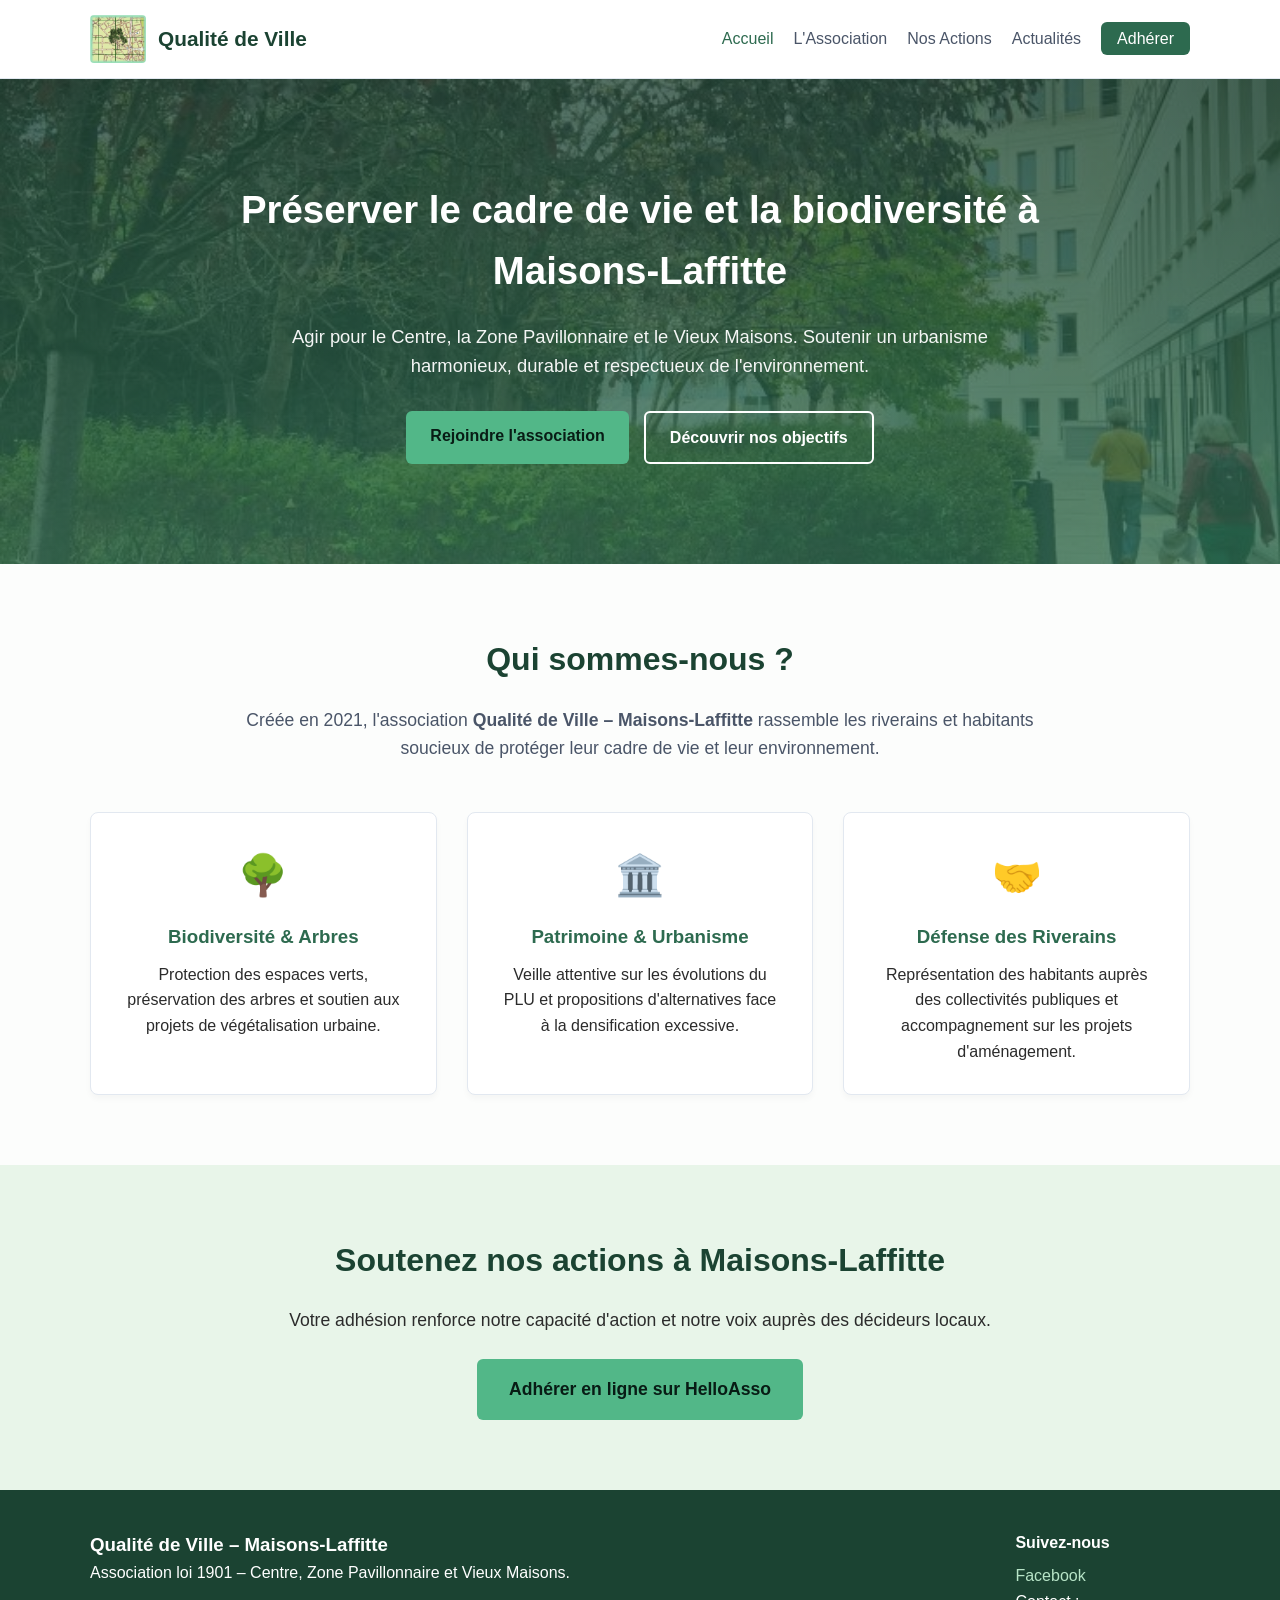
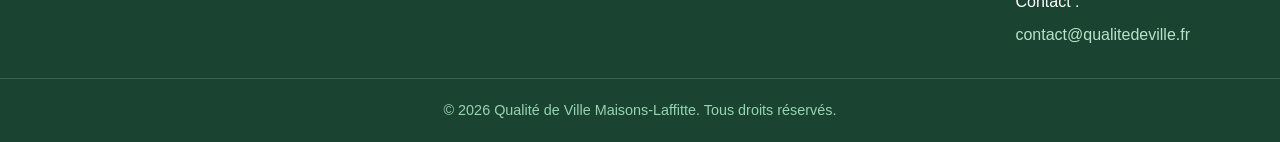
<file: site/index.html>
<!DOCTYPE html>
<html lang="fr">
<head>
  <meta charset="UTF-8">
  <meta name="viewport" content="width=device-width, initial-scale=1.0">
  <title>Qualité de Ville – Maisons-Laffitte</title>
  <link rel="stylesheet" href="style.css">
  <!-- Widget d'authentification Netlify Identity -->
  <script src="https://identity.netlify.com/v1/netlify-identity-widget.js"></script>
</head>
<body>

  <!-- En-tête & Navigation -->
  <header>
    <div class="container nav-container">
      <div class="logo">
        <a href="index.html">
          <img src="logo.png" alt="Logo Qualité de Ville Maisons-Laffitte" class="logo-img">
          <span>Qualité de Ville</span>
        </a>
      </div>
      <nav>
        <ul>
          <li><a href="index.html" class="active">Accueil</a></li>
          <li><a href="presentation.html">L'Association</a></li>
          <li><a href="actions.html">Nos Actions</a></li>
          <li><a href="actualites.html">Actualités</a></li>
          <li><a href="adherer.html" class="btn-nav">Adhérer</a></li>
        </ul>
      </nav>
    </div>
  </header>

  <!-- Section Héro (Bannière avec votre photo de fond) -->
  <section class="hero">
    <div class="container hero-content">
      <h1 id="hero-title">Préserver le cadre de vie et la biodiversité à Maisons-Laffitte</h1>
      <p id="hero-subtitle">Agir pour le Centre, la Zone Pavillonnaire et le Vieux Maisons. Soutenir un urbanisme harmonieux, durable et respectueux de l'environnement.</p>
      <div class="hero-buttons">
        <a href="https://www.helloasso.com/associations/qualite-de-ville-maisons-laffitte" target="_blank" class="btn btn-primary">Rejoindre l'association</a>
        <a href="presentation.html" class="btn btn-secondary">Découvrir nos objectifs</a>
      </div>
    </div>
  </section>

  <!-- Section Présentation Rapide -->
  <section class="section about-summary">
    <div class="container">
      <h2 id="about-title">Qui sommes-nous ?</h2>
      <p class="lead" id="about-lead">Créée en 2021, l'association <strong>Qualité de Ville – Maisons-Laffitte</strong> rassemble les riverains et habitants soucieux de protéger leur cadre de vie et leur environnement.</p>
      
      <div class="features-grid" id="features-grid">
        <div class="feature-card">
          <div class="icon">🌳</div>
          <h3>Biodiversité & Arbres</h3>
          <p>Protection des espaces verts, préservation des arbres et soutien aux projets de végétalisation urbaine.</p>
        </div>
        <div class="feature-card">
          <div class="icon">🏛️</div>
          <h3>Patrimoine & Urbanisme</h3>
          <p>Veille attentive sur les évolutions du PLU et propositions d'alternatives face à la densification excessive.</p>
        </div>
        <div class="feature-card">
          <div class="icon">🤝</div>
          <h3>Défense des Riverains</h3>
          <p>Représentation des habitants auprès des collectivités publiques et accompagnement sur les projets d'aménagement.</p>
        </div>
      </div>
    </div>
  </section>

  <!-- Section Appel à l'action / Adhésion -->
  <section class="section cta-section">
    <div class="container text-center">
      <h2>Soutenez nos actions à Maisons-Laffitte</h2>
      <p>Votre adhésion renforce notre capacité d'action et notre voix auprès des décideurs locaux.</p>
      <a href="https://www.helloasso.com/associations/qualite-de-ville-maisons-laffitte" target="_blank" class="btn btn-primary btn-large">Adhérer en ligne sur HelloAsso</a>
    </div>
  </section>

  <!-- Pied de page -->
  <footer>
    <div class="container footer-content">
      <div class="footer-info">
        <h3>Qualité de Ville – Maisons-Laffitte</h3>
        <p>Association loi 1901 – Centre, Zone Pavillonnaire et Vieux Maisons.</p>
      </div>
      <div class="footer-links">
        <h4>Suivez-nous</h4>
        <a href="https://www.facebook.com/qualitedevilleml/" target="_blank">Facebook</a>
        <p>Contact :<a href="mailto:qualitedevilleml1@gmail.com">contact@qualitedeville.fr</a></p>
      </div>
    </div>
    <div class="footer-bottom">
      <p>&copy; 2026 Qualité de Ville Maisons-Laffitte. Tous droits réservés.</p>
    </div>
  </footer>

  <!-- Script d'injection Decap CMS -->
  <script>
    fetch('data/accueil.json')
      .then(res => res.json())
      .then(data => {
        if (data.hero_title) document.getElementById('hero-title').textContent = data.hero_title;
        if (data.hero_subtitle) document.getElementById('hero-subtitle').textContent = data.hero_subtitle;
        if (data.about_title) document.getElementById('about-title').textContent = data.about_title;
        if (data.about_lead) document.getElementById('about-lead').innerHTML = data.about_lead;

        if (data.features && data.features.length) {
          document.getElementById('features-grid').innerHTML = data.features.map(f => `
            <div class="feature-card">
              <div class="icon">${f.icon || ''}</div>
              <h3>${f.title}</h3>
              <p>${f.description}</p>
            </div>
          `).join('');
        }
      })
      .catch(err => console.log("Affichage statique par défaut :", err));

    // Redirection automatique lors de la connexion via Netlify Identity
    if (window.netlifyIdentity) {
      window.netlifyIdentity.on("init", user => {
        if (!user) {
          window.netlifyIdentity.on("login", () => {
            document.location.href = "/admin/";
          });
        }
      });
    }
  </script>

</body>
</html>
</file>
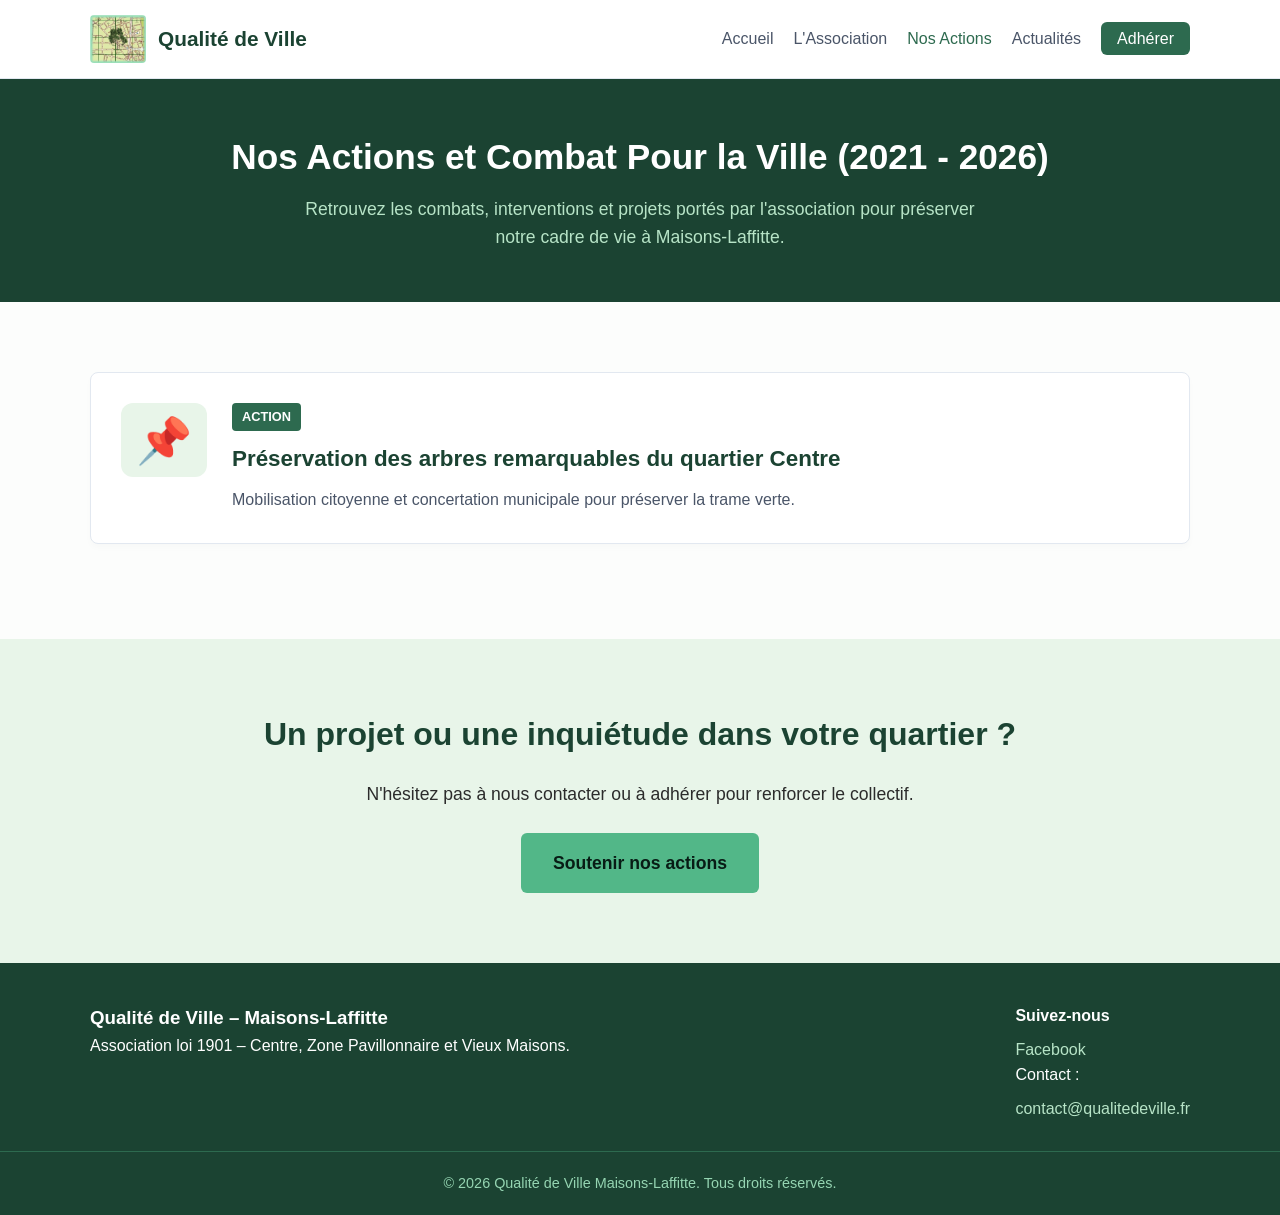
<file: site/actions.html>
<!DOCTYPE html>
<html lang="fr">
<head>
  <meta charset="UTF-8">
  <meta name="viewport" content="width=device-width, initial-scale=1.0">
  <title>Nos Actions – Qualité de Ville Maisons-Laffitte</title>
  <link rel="stylesheet" href="style.css">
  <script src="https://identity.netlify.com/v1/netlify-identity-widget.js"></script>
</head>
<body>

  <!-- En-tête & Navigation -->
  <header>
    <div class="container nav-container">
      <div class="logo">
        <a href="index.html">
          <img src="logo.png" alt="Logo Qualité de Ville Maisons-Laffitte" class="logo-img">
          <span>Qualité de Ville</span>
        </a>
      </div>
      <nav>
        <ul>
          <li><a href="index.html">Accueil</a></li>
          <li><a href="presentation.html">L'Association</a></li>
          <li><a href="actions.html" class="active">Nos Actions</a></li>
          <li><a href="actualites.html">Actualités</a></li>
          <li><a href="adherer.html" class="btn-nav">Adhérer</a></li>
        </ul>
      </nav>
    </div>
  </header>

  <!-- En-tête de la page -->
  <section class="page-header">
    <div class="container">
      <h1 id="actions-page-title">Nos Actions sur le Terrain</h1>
      <p id="actions-page-subtitle">Retrouvez les combats, interventions et projets portés par l'association pour préserver notre cadre de vie à Maisons-Laffitte.</p>
    </div>
  </section>

  <!-- Section Grille des Actions -->
  <section class="section">
    <div class="container" id="actions-container">
      
      <!-- Action 1 -->
      <article class="action-card">
        <div class="action-icon">🌳</div>
        <div class="action-details">
          <span class="action-badge">Biodiversité & Cadre de vie</span>
          <h2>Préservation des arbres et de la végétation urbaine</h2>
          <p>Veille permanente sur le domaine public et privé pour empêcher les abattages injustifiés d'arbres remarquables et promouvoir le renouvellement de la canopée mansonnière dans le Centre et la Zone Pavillonnaire.</p>
        </div>
      </article>

      <!-- Action 2 -->
      <article class="action-card">
        <div class="action-icon">🏛️</div>
        <div class="action-details">
          <span class="action-badge">Urbanisme</span>
          <h2>Suivi du Plan Local d'Urbanisme (PLU) & Projets de construction</h2>
          <p>Analyse minutieuse des permis de construire déposés et des modifications du PLU. Interventions auprès de la mairie et des promoteurs pour garantir un équilibre architectural et éviter la surdensification des quartiers.</p>
        </div>
      </article>

      <!-- Action 3 -->
      <article class="action-card">
        <div class="action-icon">🗣️</div>
        <div class="action-details">
          <span class="action-badge">Dialogue & Concertation</span>
          <h2>Accompagnement et représentation des riverains</h2>
          <p>Écoute et conseil aux habitants confrontés à des projets d'aménagement impactant leur voisinage. Porte-parole des riverains lors des enquêtes publiques et réunions de concertation municipale.</p>
        </div>
      </article>

      <!-- Action 4 -->
      <article class="action-card">
        <div class="action-icon">🌱</div>
        <div class="action-details">
          <span class="action-badge">Sensibilisation</span>
          <h2>Propositions pour une ville durable et végétalisée</h2>
          <p>Formulation de propositions concrètes destinées à enrichir la trame verte municipale, encourager les mobilités douces et préserver les cœurs d'îlots végétalisés dans toute la commune.</p>
        </div>
      </article>

    </div>
  </section>

  <!-- Appel à l'action -->
  <section class="section cta-section">
    <div class="container text-center">
      <h2>Un projet ou une inquiétude dans votre quartier ?</h2>
      <p>N'hésitez pas à nous contacter ou à adhérer pour renforcer le collectif.</p>
      <a href="https://www.helloasso.com/associations/qualite-de-ville-maisons-laffitte" target="_blank" class="btn btn-primary btn-large">Soutenir nos actions</a>
    </div>
  </section>

  <!-- Pied de page -->
  <footer>
    <div class="container footer-content">
      <div class="footer-info">
        <h3>Qualité de Ville – Maisons-Laffitte</h3>
        <p>Association loi 1901 – Centre, Zone Pavillonnaire et Vieux Maisons.</p>
      </div>
      <div class="footer-links">
        <h4>Suivez-nous</h4>
        <a href="https://www.facebook.com/qualitedevilleml/" target="_blank">Facebook</a>
        <p>Contact : <a href="mailto:qualitedevilleml1@gmail.com">contact@qualitedeville.fr</a></p>
      </div>
    </div>
    <div class="footer-bottom">
      <p>&copy; 2026 Qualité de Ville Maisons-Laffitte. Tous droits réservés.</p>
    </div>
  </footer>

  <!-- Script d'injection Decap CMS -->
  <script>
    fetch('data/actions.json')
      .then(res => res.json())
      .then(data => {
        if (data.title) document.getElementById('actions-page-title').textContent = data.title;
        if (data.subtitle) document.getElementById('actions-page-subtitle').textContent = data.subtitle;

        if (data.actions_list && data.actions_list.length) {
          document.getElementById('actions-container').innerHTML = data.actions_list.map(act => `
            <article class="action-card">
              <div class="action-icon">${act.icon || '📌'}</div>
              <div class="action-details">
                <span class="action-badge">${act.badge || 'Action'}</span>
                <h2>${act.title}</h2>
                <p>${act.description}</p>
              </div>
            </article>
          `).join('');
        }
      })
      .catch(err => console.log("Affichage statique par défaut :", err));
  </script>

</body>
</html>
</file>
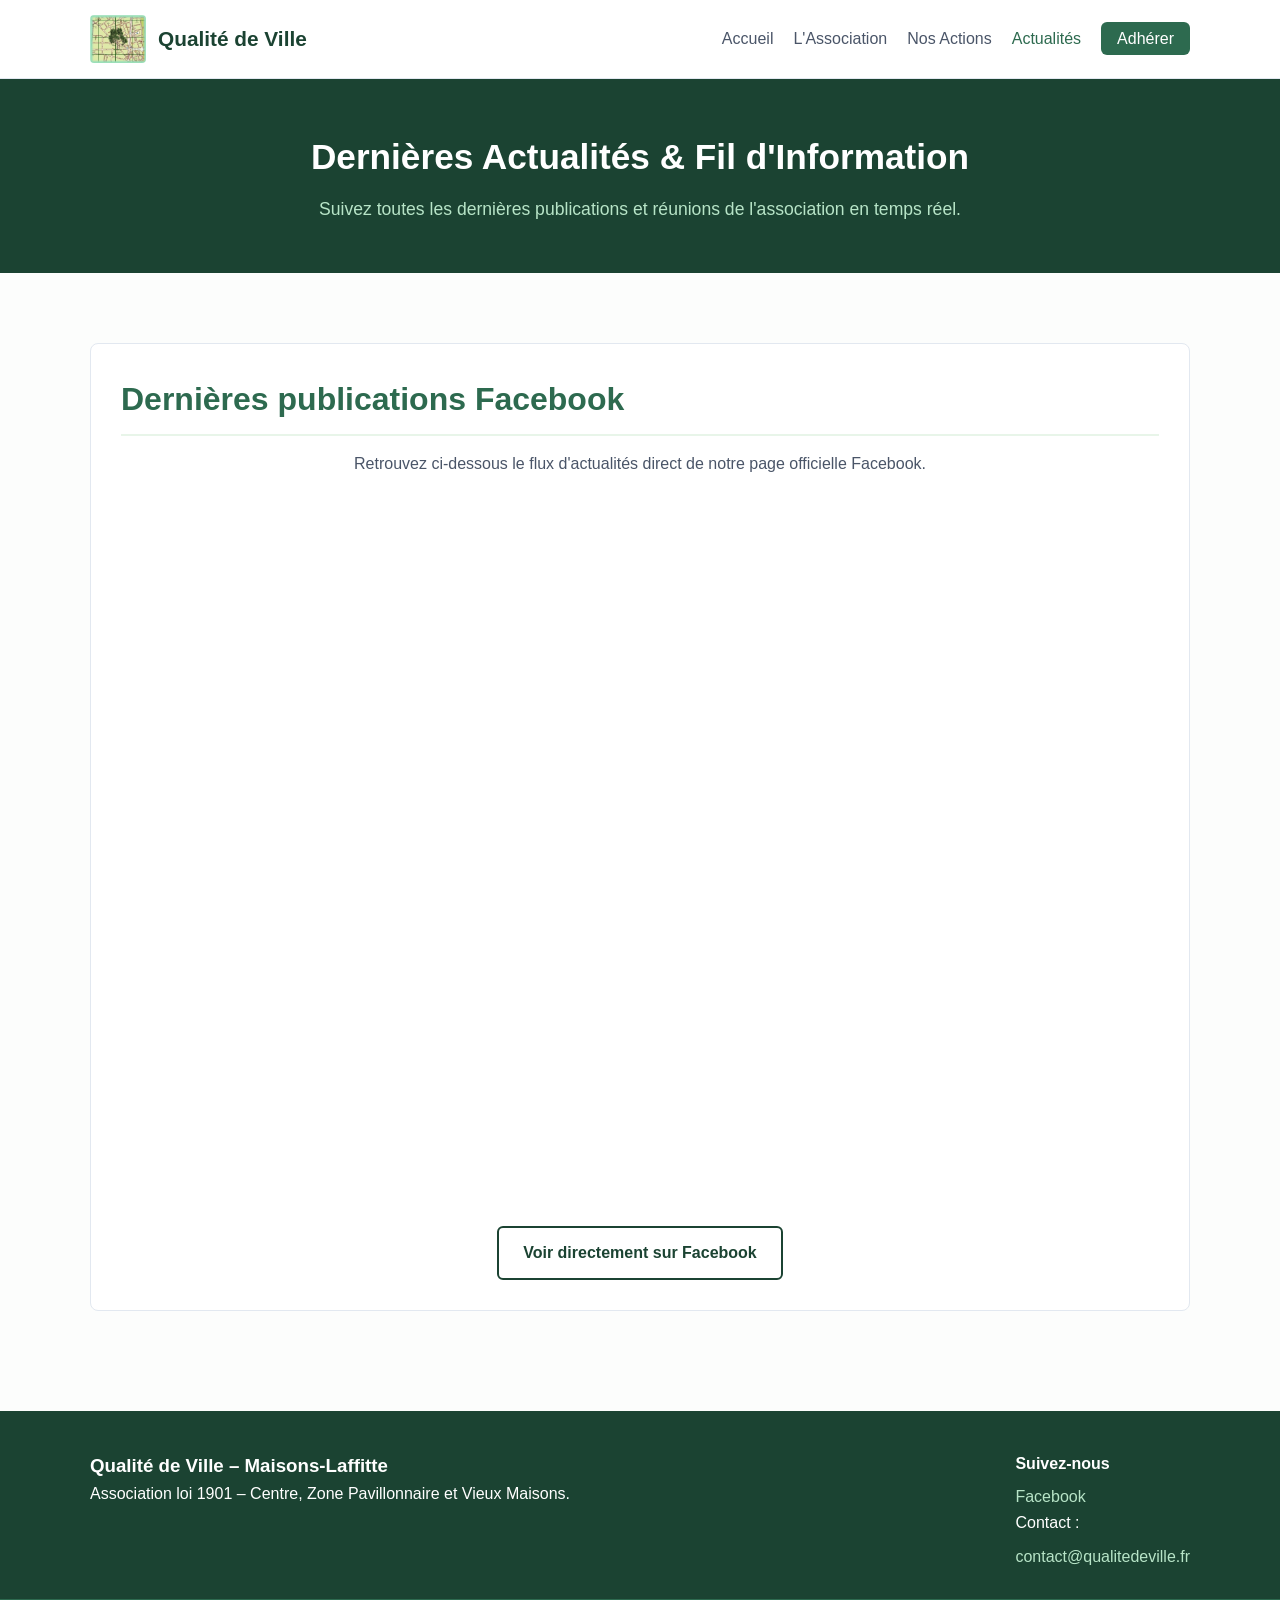
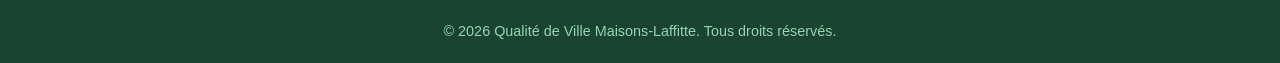
<file: site/actualites.html>
<!DOCTYPE html>
<html lang="fr">
<head>
  <meta charset="UTF-8">
  <meta name="viewport" content="width=device-width, initial-scale=1.0">
  <title>Actualités – Qualité de Ville Maisons-Laffitte</title>
  <link rel="stylesheet" href="style.css">
</head>
<body>

  <!-- En-tête & Navigation -->
  <header>
    <div class="container nav-container">
      <div class="logo">
        <a href="index.html">
          <img src="logo.png" alt="Logo Qualité de Ville Maisons-Laffitte" class="logo-img">
          <span>Qualité de Ville</span>
        </a>
      </div>
      <nav>
        <ul>
          <li><a href="index.html">Accueil</a></li>
          <li><a href="presentation.html">L'Association</a></li>
          <li><a href="actions.html">Nos Actions</a></li>
          <li><a href="actualites.html" class="active">Actualités</a></li>
          <li><a href="adherer.html" class="btn-nav">Adhérer</a></li>
        </ul>
      </nav>
    </div>
  </header>

  <!-- En-tête de la page -->
  <section class="page-header">
    <div class="container">
      <h1 id="news-page-title">Actualités & Fil d'information</h1>
      <p id="news-page-subtitle">Suivez toutes les dernières publications et réunions de l'association en temps réel.</p>
    </div>
  </section>

  <!-- Section Fil Facebook -->
  <section class="section">
    <div class="container text-center">
      
      <div class="content-block">
        <h2 id="facebook-section-title">Dernières publications Facebook</h2>
        <p id="facebook-section-text" style="margin-bottom: 25px;">Retrouvez ci-dessous le flux d'actualités direct de notre page officielle Facebook.</p>

        <!-- Widget / Embed Facebook -->
        <div class="facebook-widget-container">
          <iframe 
            id="facebook-iframe"
            src="https://www.facebook.com/plugins/page.php?href=https%3A%2F%2Fwww.facebook.com%2Fqualitedevilleml%2F&tabs=timeline&width=500&height=700&small_header=false&adapt_container_width=true&hide_cover=false&show_facepile=true" 
            width="500" 
            height="700" 
            style="border:none;overflow:hidden;max-width:100%;" 
            scrolling="no" 
            frameborder="0" 
            allowfullscreen="true" 
            allow="autoplay; clipboard-write; encrypted-media; picture-in-picture; web-share">
          </iframe>
        </div>

        <div style="margin-top: 25px;">
          <a id="facebook-btn" href="https://www.facebook.com/qualitedevilleml/" target="_blank" class="btn btn-secondary" style="color: #1b4332; border-color: #1b4332;">Voir directement sur Facebook</a>
        </div>
      </div>

    </div>
  </section>

  <!-- Pied de page -->
  <footer>
    <div class="container footer-content">
      <div class="footer-info">
        <h3>Qualité de Ville – Maisons-Laffitte</h3>
        <p>Association loi 1901 – Centre, Zone Pavillonnaire et Vieux Maisons.</p>
      </div>
      <div class="footer-links">
        <h4>Suivez-nous</h4>
        <a href="https://www.facebook.com/qualitedevilleml/" target="_blank">Facebook</a>
        <p>Contact :<a href="mailto:qualitedevilleml1@gmail.com">contact@qualitedeville.fr</a></p>
      </div>
    </div>
    <div class="footer-bottom">
      <p>&copy; 2026 Qualité de Ville Maisons-Laffitte. Tous droits réservés.</p>
    </div>
  </footer>

  <!-- Script d'injection Decap CMS -->
  <script>
    fetch('data/actualites.json')
      .then(res => res.json())
      .then(data => {
        if (data.title) document.getElementById('news-page-title').textContent = data.title;
        if (data.subtitle) document.getElementById('news-page-subtitle').textContent = data.subtitle;
        if (data.section_title) document.getElementById('facebook-section-title').textContent = data.section_title;
        if (data.section_text) document.getElementById('facebook-section-text').textContent = data.section_text;
        
        if (data.facebook_url) {
          const encodedUrl = encodeURIComponent(data.facebook_url);
          document.getElementById('facebook-iframe').src = `https://www.facebook.com/plugins/page.php?href=${encodedUrl}&tabs=timeline&width=500&height=700&small_header=false&adapt_container_width=true&hide_cover=false&show_facepile=true`;
          document.getElementById('facebook-btn').href = data.facebook_url;
        }
      })
      .catch(err => console.log("Affichage statique par défaut :", err));
  </script>

</body>
</html>
</file>
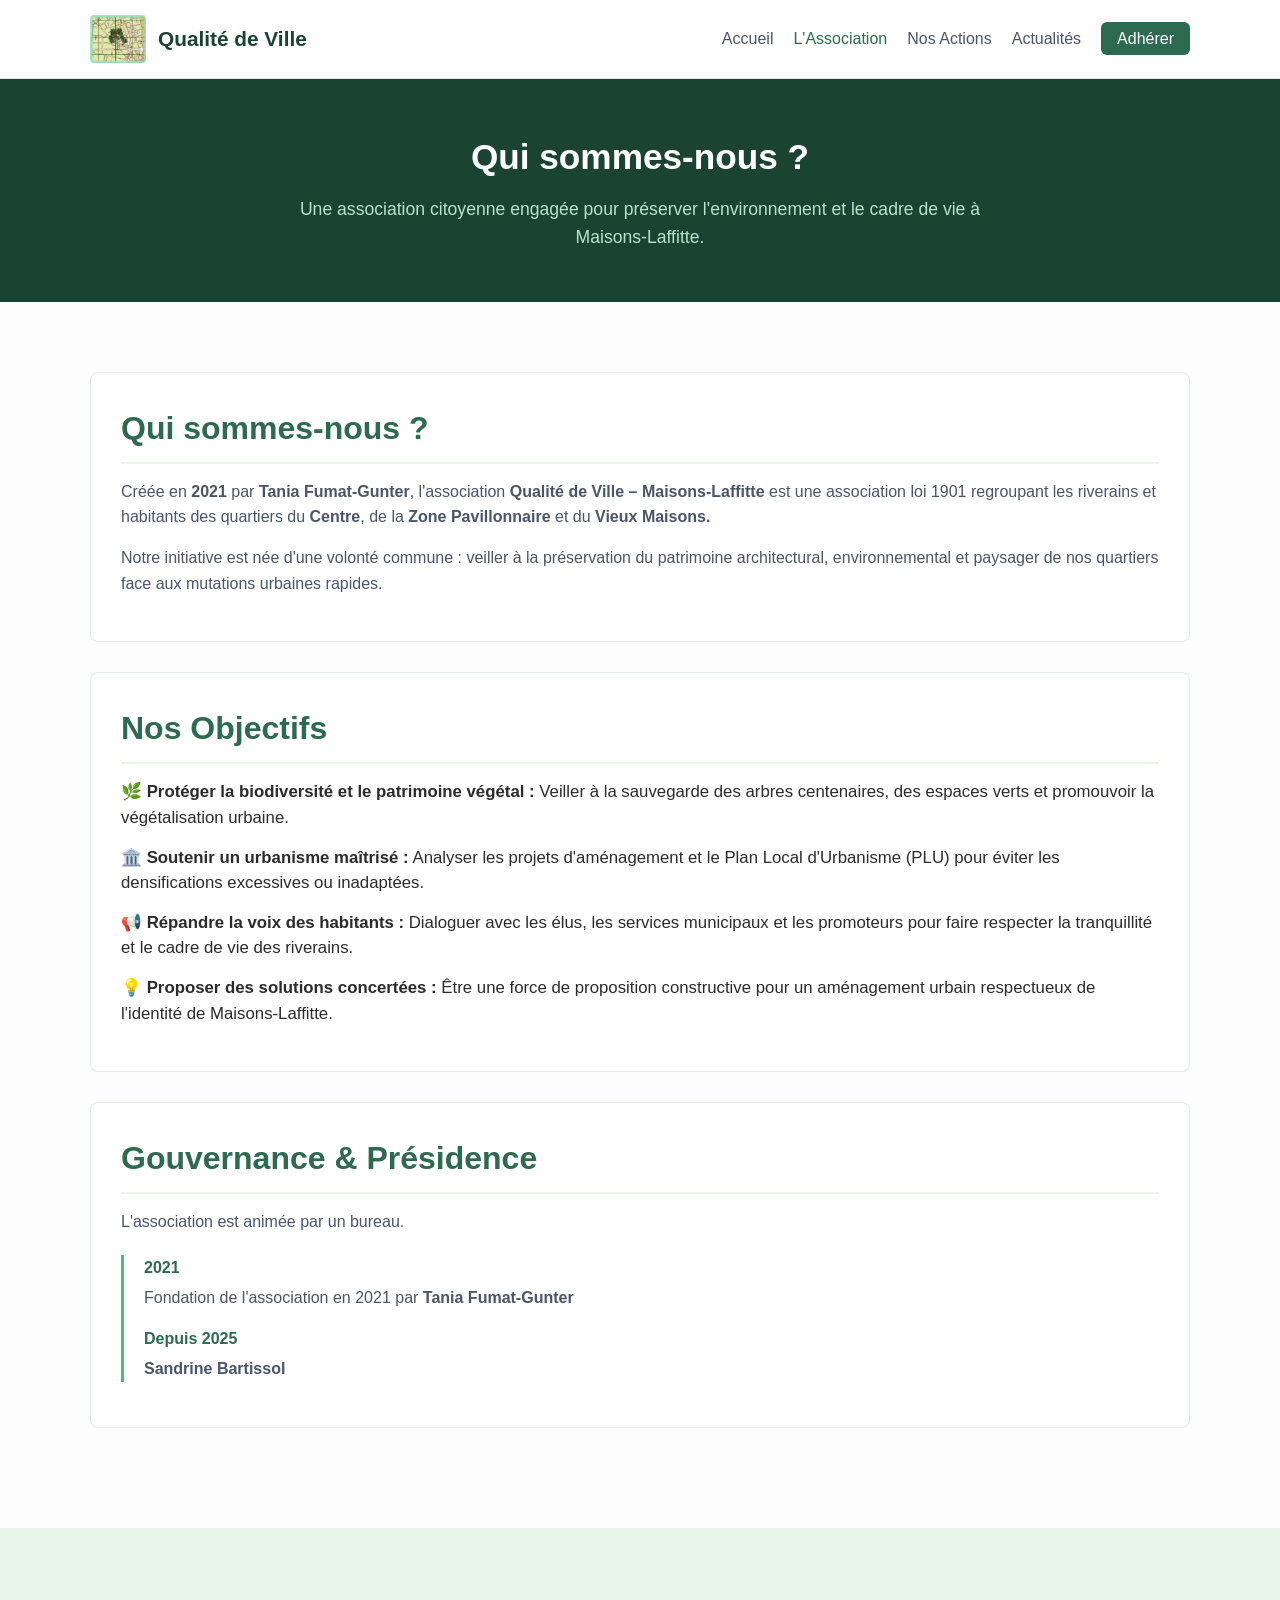
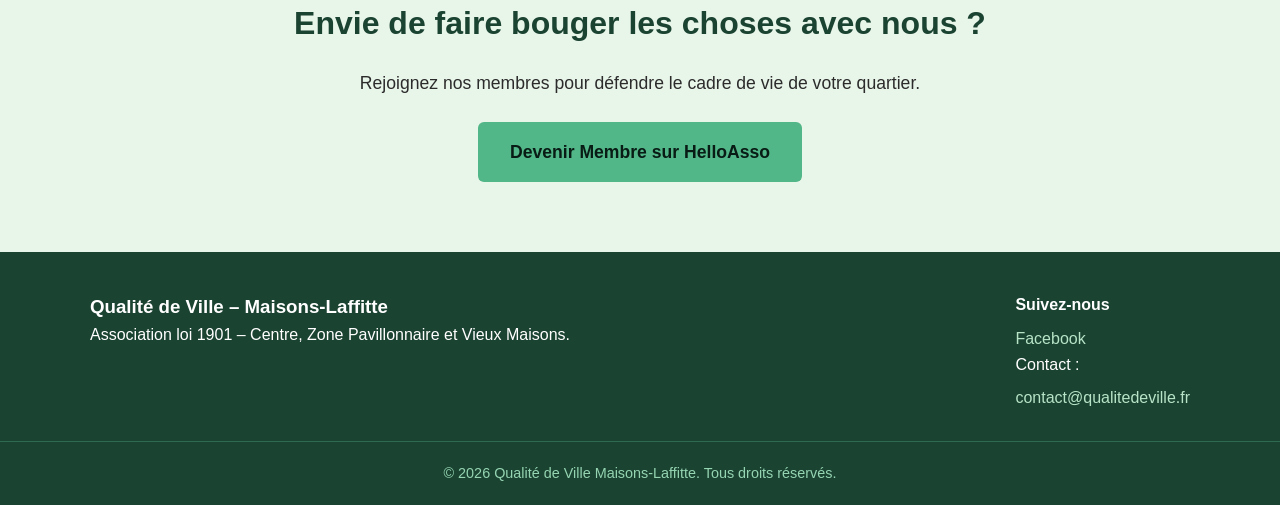
<file: site/presentation.html>
<!DOCTYPE html>
<html lang="fr">
<head>
  <meta charset="UTF-8">
  <meta name="viewport" content="width=device-width, initial-scale=1.0">
  <title>L'Association – Qualité de Ville Maisons-Laffitte</title>
  <link rel="stylesheet" href="style.css">
  <script src="https://identity.netlify.com/v1/netlify-identity-widget.js"></script>
</head>
<body>

  <!-- En-tête & Navigation -->
  <header>
    <div class="container nav-container">
      <div class="logo">
        <a href="index.html">
          <img src="logo.png" alt="Logo Qualité de Ville Maisons-Laffitte" class="logo-img">
          <span>Qualité de Ville</span>
        </a>
      </div>
      <nav>
        <ul>
          <li><a href="index.html">Accueil</a></li>
          <li><a href="presentation.html" class="active">L'Association</a></li>
          <li><a href="actions.html">Nos Actions</a></li>
          <li><a href="actualites.html">Actualités</a></li>
          <li><a href="adherer.html" class="btn-nav">Adhérer</a></li>
        </ul>
      </nav>
    </div>
  </header>

  <!-- En-tête de la page -->
  <section class="page-header">
    <div class="container">
      <h1 id="page-title">L'Association Qualité de Ville</h1>
      <p id="page-subtitle">Découvrez notre histoire, nos engagements et notre organisation au service du cadre de vie mansonnien.</p>
    </div>
  </section>

  <!-- Section Présentation & Objet -->
  <section class="section">
    <div class="container">
      <div class="content-block">
        <h2 id="about-title">Qui sommes-nous ?</h2>
        <div id="about-content">
          <p>Créée en <strong>2021</strong> par <strong>Tania Fumat-Gunter</strong>, l'association <strong>Qualité de Ville – Maisons-Laffitte</strong> est une association loi 1901 regroupant les riverains et habitants des quartiers du <strong>Centre</strong>, de la <strong>Zone Pavillonnaire</strong> et du <strong>Vieux Maisons. </strong></p>
          <p>Notre initiative est née d'une volonté commune : veiller à la préservation du patrimoine architectural, environnemental et paysager de nos quartiers face aux mutations urbaines rapides.</p>
        </div>
      </div>

      <div class="content-block">
        <h2>Nos Objectifs</h2>
        <ul class="styled-list" id="objectives-list">
          <li>🌿 <strong>Protéger la biodiversité et le patrimoine végétal :</strong> Veiller à la sauvegarde des arbres centenaires, des espaces verts et promouvoir la végétalisation urbaine.</li>
          <li>🏛️ <strong>Soutenir un urbanisme maîtrisé :</strong> Analyser les projets d'aménagement et le Plan Local d'Urbanisme (PLU) pour éviter les densifications excessives ou inadaptées.</li>
          <li>📢 <strong>Répandre la voix des habitants :</strong> Dialoguer avec les élus, les services municipaux et les promoteurs pour faire respecter la tranquillité et le cadre de vie des riverains.</li>
          <li>💡 <strong>Proposer des solutions concertées :</strong> Être une force de proposition constructive pour un aménagement urbain respectueux de l'identité de Maisons-Laffitte.</li>
        </ul>
      </div>

      <div class="content-block"> 
        <h2>Gouvernance & Présidence</h2>
        <p>L'association est animée par un bureau.</p>
        <div class="timeline" id="timeline-container">
          <div class="timeline-item">
            <span class="date">2021</span>
            <p>Fondation de l'association en 2021 par <strong>Tania Fumat-Gunter</strong></p>
          </div>
          <div class="timeline-item">
            <span class="date">Depuis 2025</span>
            <p><strong>Sandrine Bartissol</strong></p>
          </div>
        </div>
      </div>
    </div>
  </section>

  <!-- Appel à l'action -->
  <section class="section cta-section">
    <div class="container text-center">
      <h2 id="cta-title">Envie de faire bouger les choses avec nous ?</h2>
      <p id="cta-text">Rejoignez nos membres pour défendre le cadre de vie de votre quartier.</p>
      <a href="https://www.helloasso.com/associations/qualite-de-ville-maisons-laffitte" target="_blank" class="btn btn-primary btn-large">Devenir Membre sur HelloAsso</a>
    </div>
  </section>

  <!-- Pied de page -->
  <footer>
    <div class="container footer-content">
      <div class="footer-info">
        <h3>Qualité de Ville – Maisons-Laffitte</h3>
        <p>Association loi 1901 – Centre, Zone Pavillonnaire et Vieux Maisons.</p>
      </div>
      <div class="footer-links">
        <h4>Suivez-nous</h4>
        <a href="https://www.facebook.com/qualitedevilleml/" target="_blank">Facebook</a>
        <p>Contact : <a href="mailto:qualitedevilleml1@gmail.com">contact@qualitedeville.fr</a></p>
      </div>
    </div>
    <div class="footer-bottom">
      <p>&copy; 2026 Qualité de Ville Maisons-Laffitte. Tous droits réservés.</p>
    </div>
  </footer>

  <!-- Script pour charger les données modifiées dans Decap CMS -->
  <script>
    fetch('data/presentation.json')
      .then(res => res.json())
      .then(data => {
        if (data.title) document.getElementById('page-title').textContent = data.title;
        if (data.subtitle) document.getElementById('page-subtitle').textContent = data.subtitle;
        if (data.about_title) document.getElementById('about-title').textContent = data.about_title;
        if (data.about_content) document.getElementById('about-content').innerHTML = data.about_content;
        
        if (data.objectives && data.objectives.length) {
          document.getElementById('objectives-list').innerHTML = data.objectives.map(obj => 
            `<li>${obj.icon || ''} <strong>${obj.title} :</strong> ${obj.description}</li>`
          ).join('');
        }

        if (data.timeline && data.timeline.length) {
          document.getElementById('timeline-container').innerHTML = data.timeline.map(item => 
            `<div class="timeline-item"><span class="date">${item.date}</span><p>${item.text}</p></div>`
          ).join('');
        }
      })
      .catch(err => console.log("Affichage par défaut :", err));
  </script>

</body>
</html>
</file>
<file: site/style.css>
/* --- REGLES DE BASE --- */
* {
  margin: 0;
  padding: 0;
  box-sizing: border-box;
}

body {
  font-family: Arial, Helvetica, sans-serif;
  line-height: 1.6;
  color: #2b2b2b;
  background-color: #fcfdfc;
}

.container {
  width: 90%;
  max-width: 1100px;
  margin: 0 auto;
}

/* --- NAVIGATION & HEADER --- */
header {
  background-color: #ffffff;
  border-bottom: 1px solid #e2e8f0;
  position: sticky;
  top: 0;
  z-index: 100;
}

.nav-container {
  display: flex;
  justify-content: space-between;
  align-items: center;
  padding: 15px 0;
}

.logo a {
  display: flex;
  align-items: center;
  gap: 12px;
  font-size: 1.3rem;
  font-weight: bold;
  color: #1b4332;
  text-decoration: none;
}

.logo-img {
  height: 48px;
  width: auto;
  border-radius: 4px;
  object-fit: contain;
}

nav ul {
  display: flex;
  list-style: none;
  gap: 20px;
  align-items: center;
}

nav a {
  text-decoration: none;
  color: #4a5568;
  font-weight: 500;
  transition: color 0.2s;
}

nav a:hover, nav a.active {
  color: #2d6a4f;
}

.btn-nav {
  background-color: #2d6a4f;
  color: white !important;
  padding: 8px 16px;
  border-radius: 6px;
}

.btn-nav:hover {
  background-color: #1b4332;
}

/* --- HERO SECTION --- */
.hero {
  /* Filtre assombrissant vert + l'image de bannière en fond */
  background: linear-gradient(rgba(27, 67, 50, 0.75), rgba(45, 106, 79, 0.75)), 
              url('banniere.jpg') center/cover no-repeat;
  color: white;
  padding: 100px 0;
  text-align: center;
}

.hero h1 {
  font-size: 2.4rem;
  margin-bottom: 20px;
  max-width: 800px;
  margin-left: auto;
  margin-right: auto;
}

.hero p {
  font-size: 1.15rem;
  max-width: 700px;
  margin: 0 auto 30px auto;
  opacity: 0.95;
}

.hero-buttons {
  display: flex;
  gap: 15px;
  justify-content: center;
}

/* --- BOUTONS --- */
.btn {
  display: inline-block;
  padding: 12px 24px;
  border-radius: 6px;
  text-decoration: none;
  font-weight: bold;
  transition: background-color 0.2s;
}

.btn-primary {
  background-color: #52b788;
  color: #081c15;
}

.btn-primary:hover {
  background-color: #74c69d;
}

.btn-secondary {
  background-color: transparent;
  color: white;
  border: 2px solid white;
}

.btn-secondary:hover {
  background-color: white;
  color: #1b4332;
}

.btn-large {
  font-size: 1.1rem;
  padding: 16px 32px;
}

/* --- SECTIONS GLOBALES --- */
.section {
  padding: 70px 0;
}

.section h2 {
  font-size: 2rem;
  color: #1b4332;
  text-align: center;
  margin-bottom: 20px;
}

.lead {
  text-align: center;
  font-size: 1.1rem;
  max-width: 800px;
  margin: 0 auto 50px auto;
  color: #4a5568;
}

/* --- GRILLE D'ARGUMENTS --- */
.features-grid {
  display: grid;
  grid-template-columns: repeat(auto-fit, minmax(280px, 1fr));
  gap: 30px;
}

.feature-card {
  background: white;
  padding: 30px;
  border-radius: 8px;
  border: 1px solid #e2e8f0;
  box-shadow: 0 4px 6px rgba(0,0,0,0.03);
  text-align: center;
}

.feature-card .icon {
  font-size: 2.5rem;
  margin-bottom: 15px;
}

.feature-card h3 {
  color: #2d6a4f;
  margin-bottom: 10px;
}

/* --- SECTION CALL TO ACTION --- */
.cta-section {
  background-color: #e8f5e9;
}

.cta-section p {
  margin-bottom: 25px;
  font-size: 1.1rem;
}

.text-center {
  text-align: center;
}

/* --- FOOTER --- */
footer {
  background-color: #1b4332;
  color: white;
  padding-top: 40px;
}

.footer-content {
  display: flex;
  justify-content: space-between;
  flex-wrap: wrap;
  gap: 20px;
  padding-bottom: 30px;
}

.footer-links a {
  display: block;
  color: #b7e4c7;
  text-decoration: none;
  margin-top: 8px;
}

.footer-links a:hover {
  text-decoration: underline;
}

.footer-bottom {
  border-top: 1px solid #2d6a4f;
  text-align: center;
  padding: 20px 0;
  font-size: 0.9rem;
  color: #95d5b2;
}


/* --- EN-TÊTE DE PAGE (PRESENTATION, ACTIONS, ETC.) --- */
.page-header {
  background-color: #1b4332;
  color: white;
  padding: 50px 0;
  text-align: center;
}

.page-header h1 {
  font-size: 2.2rem;
  margin-bottom: 10px;
}

.page-header p {
  font-size: 1.1rem;
  color: #b7e4c7;
  max-width: 700px;
  margin: 0 auto;
}

/* --- BLOCS DE CONTENU --- */
.content-block {
  background: white;
  padding: 30px;
  border-radius: 8px;
  border: 1px solid #e2e8f0;
  margin-bottom: 30px;
}

.content-block h2 {
  text-align: left;
  margin-bottom: 15px;
  color: #2d6a4f;
  border-bottom: 2px solid #e8f5e9;
  padding-bottom: 8px;
}

.content-block p {
  margin-bottom: 15px;
  color: #4a5568;
}

.styled-list {
  list-style: none;
  padding-left: 0;
}

.styled-list li {
  margin-bottom: 15px;
  font-size: 1.05rem;
  color: #2b2b2b;
  line-height: 1.5;
}

/* --- TIMELINE PRESIDENCE --- */
.timeline {
  border-left: 3px solid #52b788;
  padding-left: 20px;
  margin-top: 20px;
}

.timeline-item .date {
  font-weight: bold;
  color: #2d6a4f;
  display: block;
  margin-bottom: 5px;
}

/* --- CARTE ACTIONS --- */
.action-card {
  display: flex;
  gap: 25px;
  background: white;
  padding: 30px;
  border-radius: 8px;
  border: 1px solid #e2e8f0;
  margin-bottom: 25px;
  box-shadow: 0 4px 6px rgba(0,0,0,0.02);
  align-items: flex-start;
}

.action-icon {
  font-size: 2.8rem;
  background-color: #e8f5e9;
  padding: 15px;
  border-radius: 12px;
  line-height: 1;
}

.action-details {
  flex: 1;
}

.action-badge {
  display: inline-block;
  background-color: #2d6a4f;
  color: white;
  font-size: 0.8rem;
  font-weight: bold;
  padding: 4px 10px;
  border-radius: 4px;
  margin-bottom: 10px;
  text-transform: uppercase;
}

.action-details h2 {
  font-size: 1.4rem;
  color: #1b4332;
  text-align: left;
  margin-bottom: 10px;
}

.action-details p {
  color: #4a5568;
  font-size: 1rem;
}

/* Responsivité pour mobiles */
@media (max-width: 600px) {
  .action-card {
    flex-direction: column;
    align-items: center;
    text-align: center;
  }
  .action-details h2 {
    text-align: center;
  }
}

/* --- WIDGET FACEBOOK --- */
.facebook-widget-container {
  display: flex;
  justify-content: center;
  margin: 20px 0;
}
</file>
